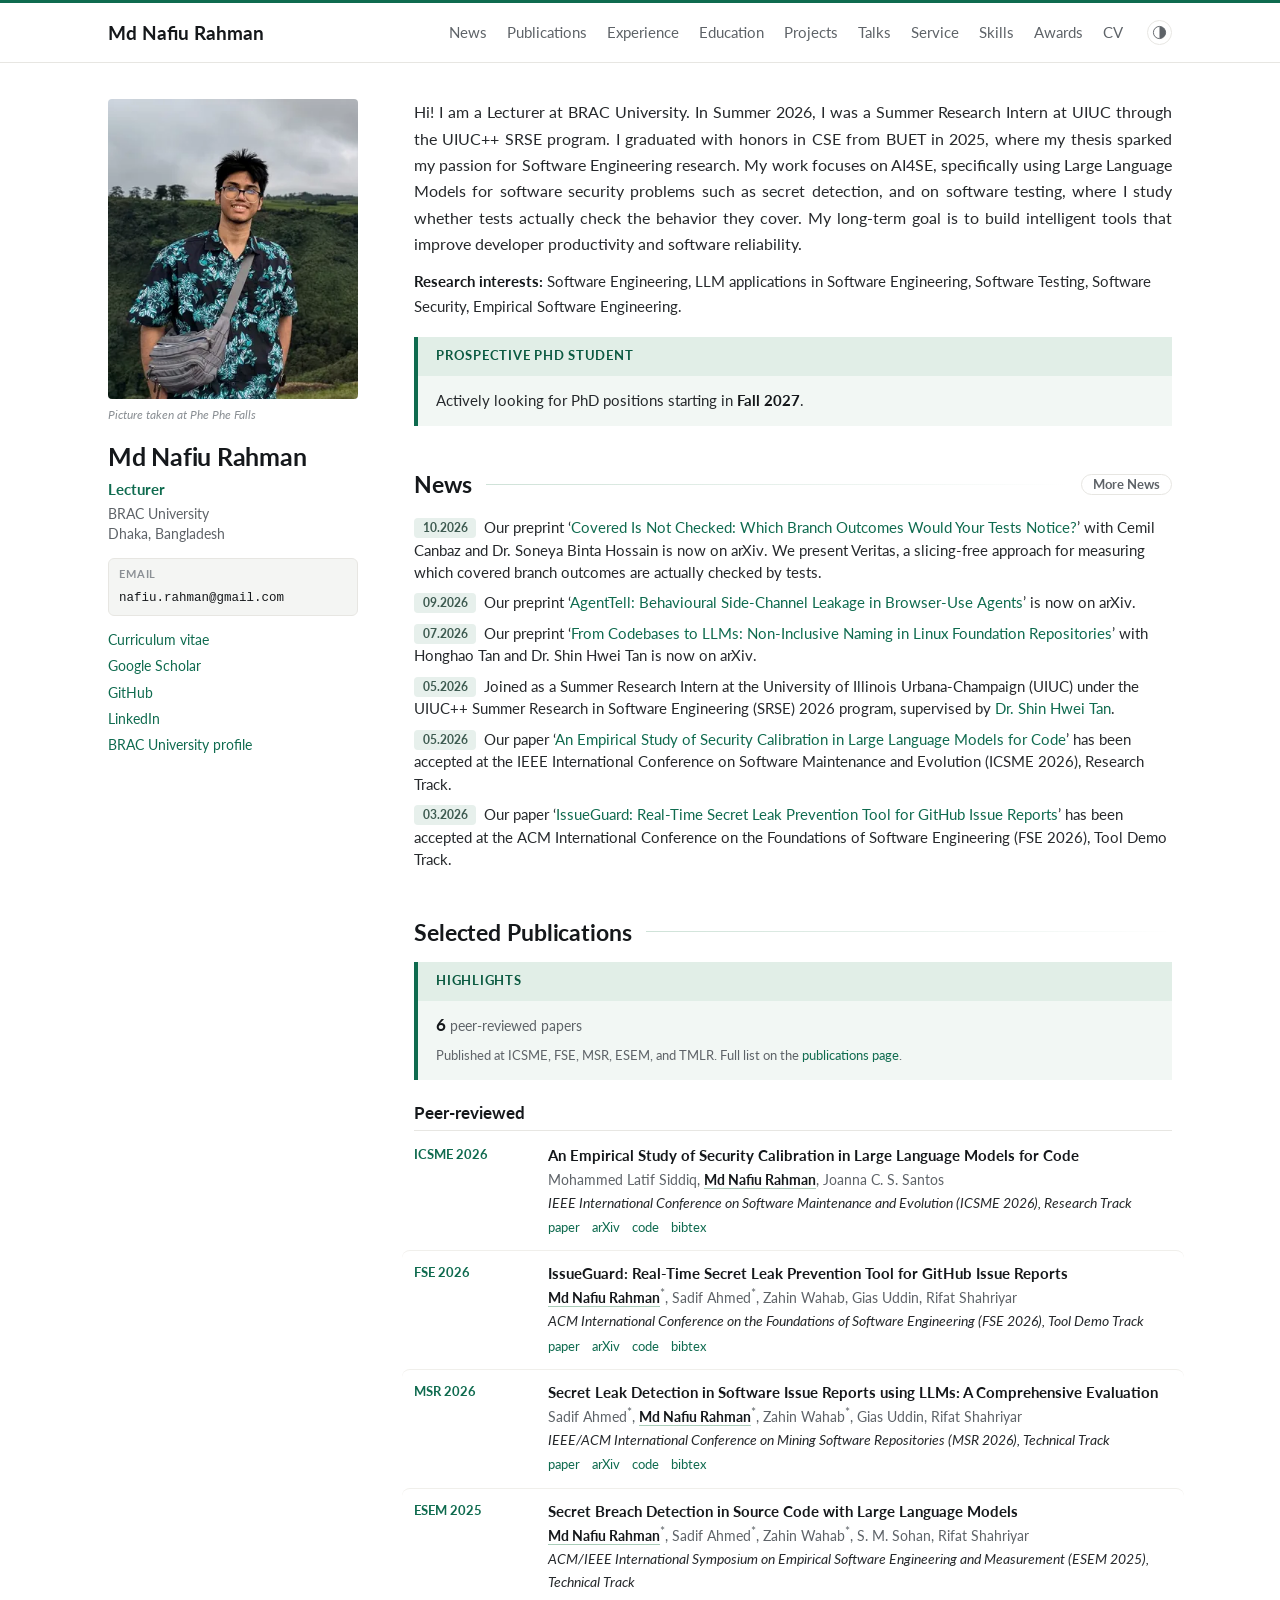
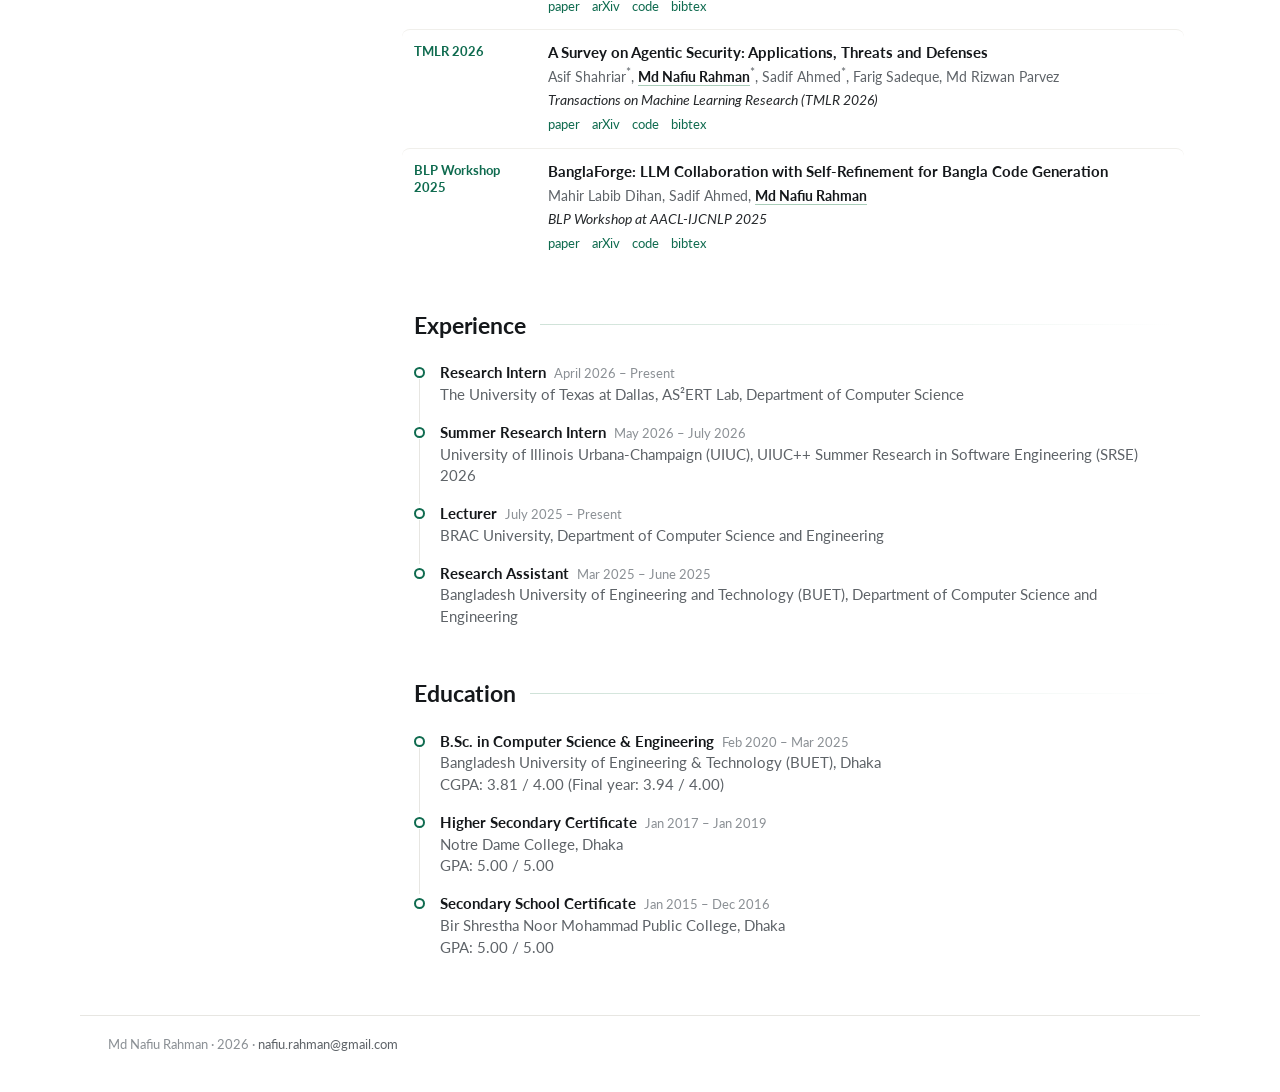
<file: index.html>
<!DOCTYPE html>
<html lang="en">

<head>
	<meta charset="utf-8">
	<meta name="viewport" content="width=device-width, initial-scale=1">
	<title>Md Nafiu Rahman</title>
	<meta name="author" content="Md Nafiu Rahman">
	<meta name="description"
		content="Md Nafiu Rahman - Lecturer at BRAC University, CS Graduate from BUET. Research in Software Engineering, AI4SE, and LLM-based secret detection.">
	<meta name="keywords"
		content="Md Nafiu Rahman, Nafiu Rahman, BUET, BRAC University, nafiurahman00, Github, Portfolio, Research, AI, Software Engineering, LLM">
	<meta property="og:title" content="Md Nafiu Rahman" />
	<meta property="og:image" content="https://nafiurahman00.github.io/img/nfu.jpg" />
	<link rel="canonical" href="https://nafiurahman00.github.io">
	<link rel="icon" href="img/favicon.svg" type="image/svg+xml">
	<link rel="icon" href="img/icon.ico" sizes="any">
	<link rel="apple-touch-icon" href="img/apple-touch-icon.png">
	<link rel="preload" href="data/all.json" as="fetch" crossorigin>
	<link rel="preload" href="img/nfu.webp" as="image" type="image/webp">

	<script>(function () { try { var t = localStorage.getItem('theme'); if (!t) t = (window.matchMedia && window.matchMedia('(prefers-color-scheme: dark)').matches) ? 'dark' : 'light'; document.documentElement.setAttribute('data-theme', t); } catch (e) {} })();</script>
	<link rel="preconnect" href="https://fonts.googleapis.com">
	<link rel="preconnect" href="https://fonts.gstatic.com" crossorigin>
	<link rel="stylesheet" href="https://fonts.googleapis.com/css2?family=Lato:ital,wght@0,400;0,700;1,400&display=swap">
	<link rel="stylesheet" href="assets/css/minimal.css">

	<!-- Google Analytics -->
	<script async src="https://www.googletagmanager.com/gtag/js?id=G-ZV0B4L7RW1"></script>
	<script>
		window.dataLayer = window.dataLayer || [];
		function gtag() { dataLayer.push(arguments); }
		gtag('js', new Date());
		gtag('config', 'G-ZV0B4L7RW1');
	</script>
	<script type="application/ld+json">
		{
			"@context": "https://schema.org",
			"@type": "Person",
			"name": "Md Nafiu Rahman",
			"url": "https://nafiu-rahman.vercel.app",
			"sameAs": [
				"https://github.com/nafiurahman00",
				"https://linkedin.com/in/mdnafiurahman"
			]
		}
	</script>
</head>

<body>
	<header class="topbar" id="topbar"></header>
	<div class="wrapper">
		<section data-page="about">
			<div id="about-content"><p class="loading">Loading…</p></div>
		</section>
	</div>
	<footer class="site-footer" id="site-footer"></footer>
	<script src="js/minimal.js" defer></script>
</body>

</html>
</file>
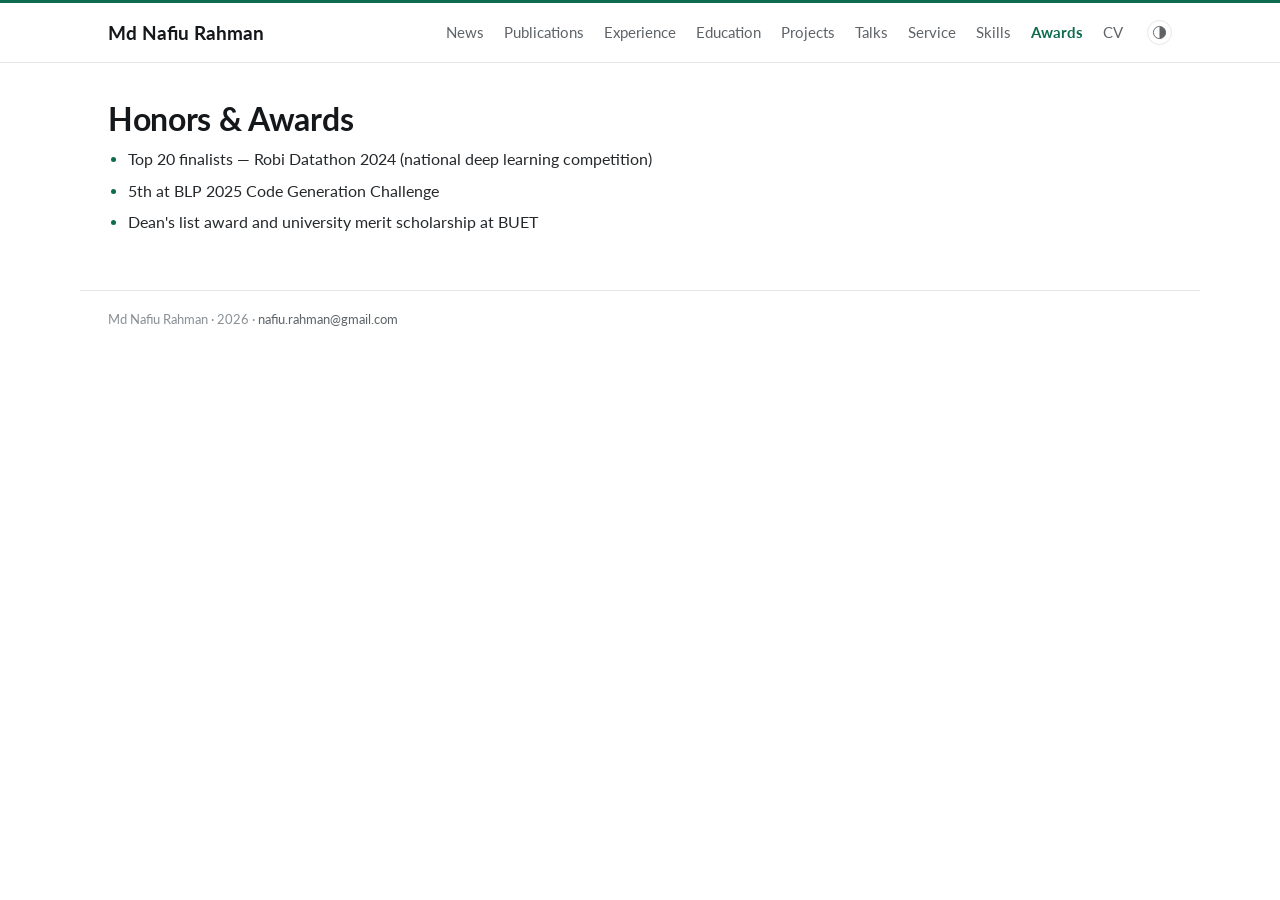
<file: awards.html>
<!DOCTYPE html>
<html lang="en">

<head>
	<meta charset="utf-8">
	<meta name="viewport" content="width=device-width, initial-scale=1">
	<title>Awards · Md Nafiu Rahman</title>
	<meta name="author" content="Md Nafiu Rahman">
	<meta name="description" content="Honors and awards received by Md Nafiu Rahman.">
	<link rel="canonical" href="https://nafiurahman00.github.io/awards.html">
	<link rel="icon" href="img/favicon.svg" type="image/svg+xml">
	<link rel="icon" href="img/icon.ico" sizes="any">
	<link rel="apple-touch-icon" href="img/apple-touch-icon.png">
	<link rel="preload" href="data/all.json" as="fetch" crossorigin>

	<script>(function () { try { var t = localStorage.getItem('theme'); if (!t) t = (window.matchMedia && window.matchMedia('(prefers-color-scheme: dark)').matches) ? 'dark' : 'light'; document.documentElement.setAttribute('data-theme', t); } catch (e) {} })();</script>
	<link rel="preconnect" href="https://fonts.googleapis.com">
	<link rel="preconnect" href="https://fonts.gstatic.com" crossorigin>
	<link rel="stylesheet" href="https://fonts.googleapis.com/css2?family=Lato:ital,wght@0,400;0,700;1,400&display=swap">
	<link rel="stylesheet" href="assets/css/minimal.css">

	<script async src="https://www.googletagmanager.com/gtag/js?id=G-ZV0B4L7RW1"></script>
	<script>
		window.dataLayer = window.dataLayer || [];
		function gtag() { dataLayer.push(arguments); }
		gtag('js', new Date());
		gtag('config', 'G-ZV0B4L7RW1');
	</script>
</head>

<body>
	<header class="topbar" id="topbar"></header>
	<div class="wrapper">
		<section data-page="awards">
			<h1 class="page-title">Honors &amp; Awards</h1>
			<div id="awards-content"><p class="loading">Loading…</p></div>
		</section>
	</div>
	<footer class="site-footer" id="site-footer"></footer>
	<script src="js/minimal.js" defer></script>
</body>

</html>
</file>
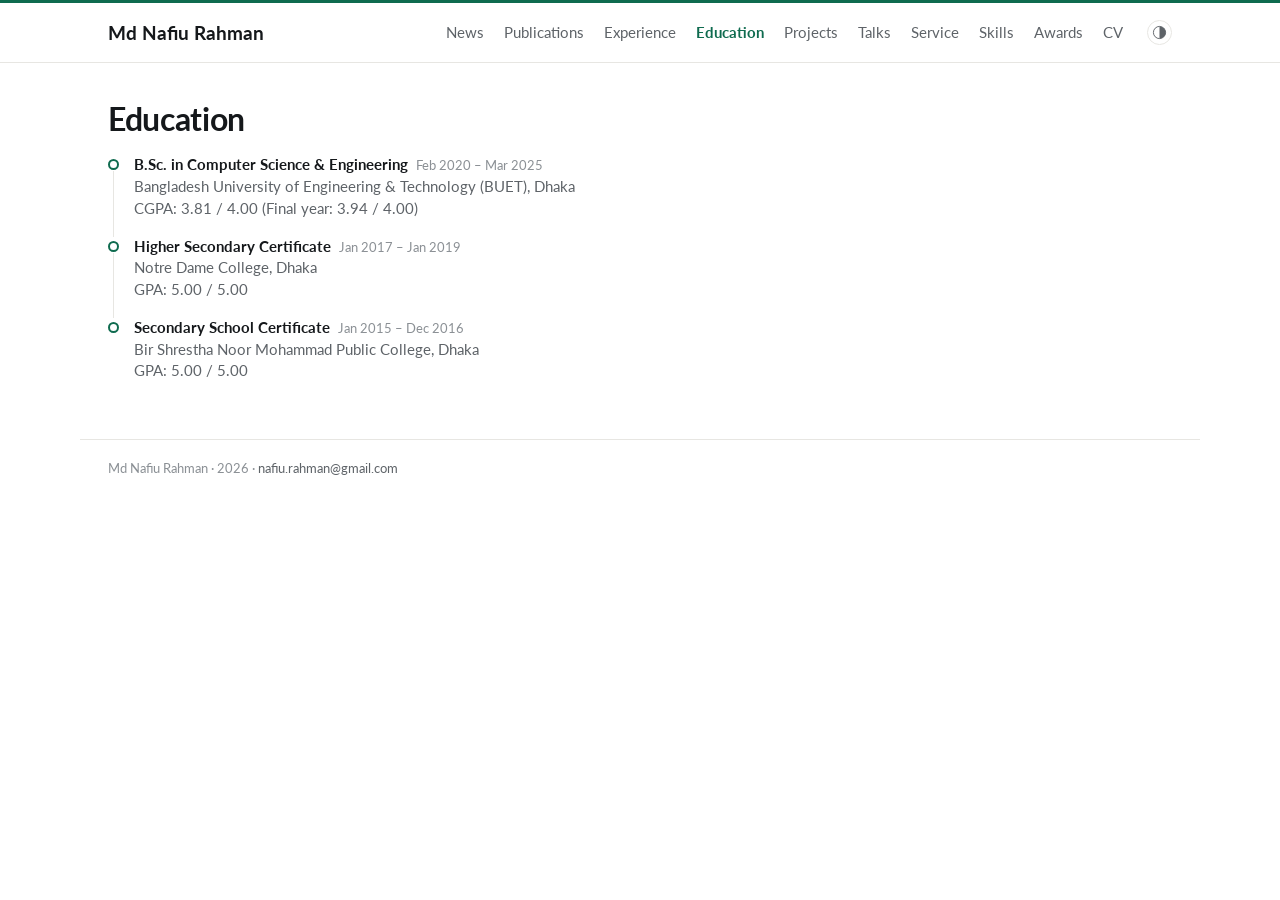
<file: education.html>
<!DOCTYPE html>
<html lang="en">

<head>
	<meta charset="utf-8">
	<meta name="viewport" content="width=device-width, initial-scale=1">
	<title>Education · Md Nafiu Rahman</title>
	<meta name="author" content="Md Nafiu Rahman">
	<meta name="description" content="Education and academic background of Md Nafiu Rahman.">
	<link rel="canonical" href="https://nafiurahman00.github.io/education.html">
	<link rel="icon" href="img/favicon.svg" type="image/svg+xml">
	<link rel="icon" href="img/icon.ico" sizes="any">
	<link rel="apple-touch-icon" href="img/apple-touch-icon.png">
	<link rel="preload" href="data/all.json" as="fetch" crossorigin>

	<script>(function () { try { var t = localStorage.getItem('theme'); if (!t) t = (window.matchMedia && window.matchMedia('(prefers-color-scheme: dark)').matches) ? 'dark' : 'light'; document.documentElement.setAttribute('data-theme', t); } catch (e) {} })();</script>
	<link rel="preconnect" href="https://fonts.googleapis.com">
	<link rel="preconnect" href="https://fonts.gstatic.com" crossorigin>
	<link rel="stylesheet" href="https://fonts.googleapis.com/css2?family=Lato:ital,wght@0,400;0,700;1,400&display=swap">
	<link rel="stylesheet" href="assets/css/minimal.css">

	<script async src="https://www.googletagmanager.com/gtag/js?id=G-ZV0B4L7RW1"></script>
	<script>
		window.dataLayer = window.dataLayer || [];
		function gtag() { dataLayer.push(arguments); }
		gtag('js', new Date());
		gtag('config', 'G-ZV0B4L7RW1');
	</script>
</head>

<body>
	<header class="topbar" id="topbar"></header>
	<div class="wrapper">
		<section data-page="education">
			<h1 class="page-title">Education</h1>
			<div id="education-content"><p class="loading">Loading…</p></div>
		</section>
	</div>
	<footer class="site-footer" id="site-footer"></footer>
	<script src="js/minimal.js" defer></script>
</body>

</html>
</file>
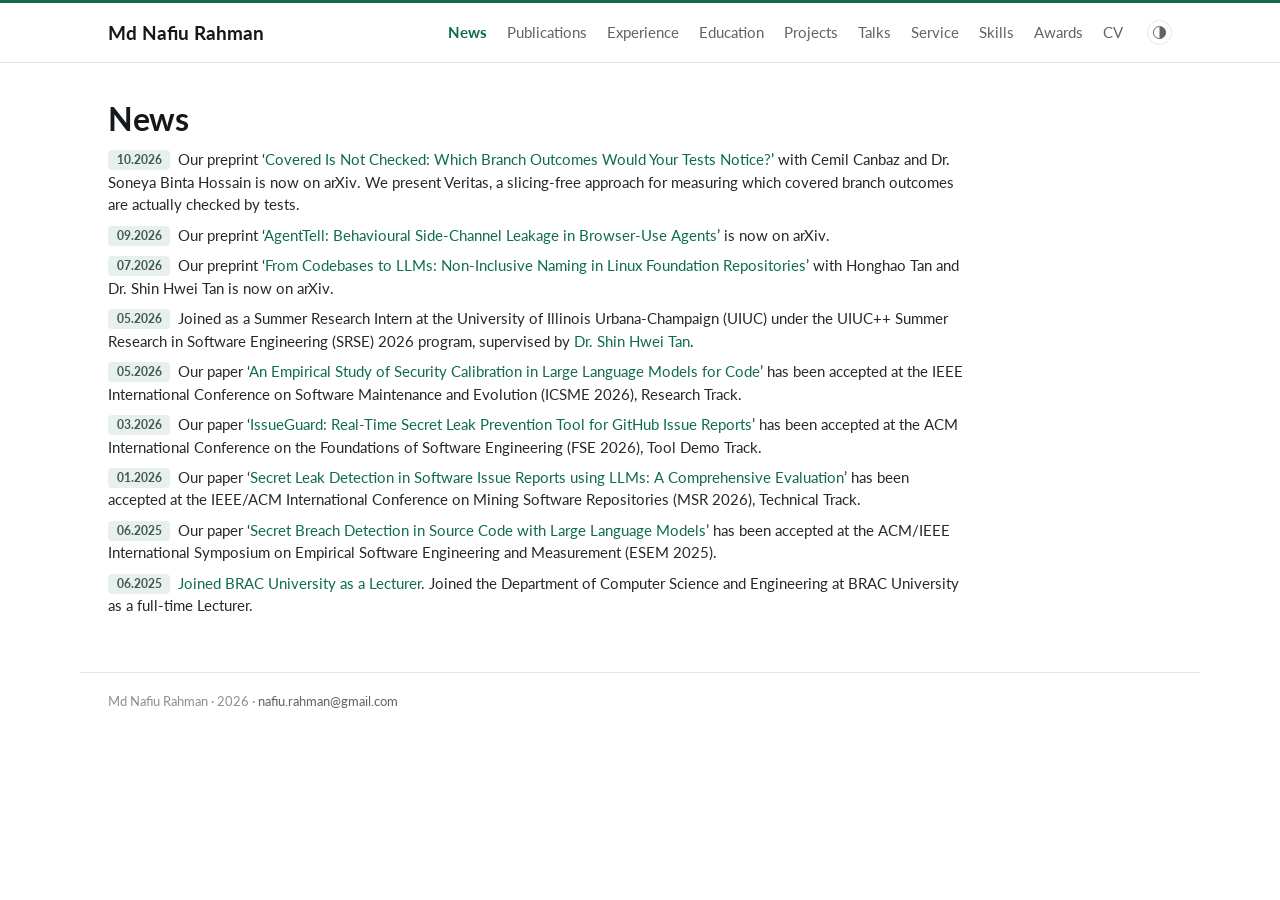
<file: news.html>
<!DOCTYPE html>
<html lang="en">

<head>
	<meta charset="utf-8">
	<meta name="viewport" content="width=device-width, initial-scale=1">
	<title>News · Md Nafiu Rahman</title>
	<meta name="author" content="Md Nafiu Rahman">
	<meta name="description" content="Latest news and updates from Md Nafiu Rahman.">
	<link rel="canonical" href="https://nafiurahman00.github.io/news.html">
	<link rel="icon" href="img/favicon.svg" type="image/svg+xml">
	<link rel="icon" href="img/icon.ico" sizes="any">
	<link rel="apple-touch-icon" href="img/apple-touch-icon.png">
	<link rel="preload" href="data/all.json" as="fetch" crossorigin>

	<script>(function () { try { var t = localStorage.getItem('theme'); if (!t) t = (window.matchMedia && window.matchMedia('(prefers-color-scheme: dark)').matches) ? 'dark' : 'light'; document.documentElement.setAttribute('data-theme', t); } catch (e) {} })();</script>
	<link rel="preconnect" href="https://fonts.googleapis.com">
	<link rel="preconnect" href="https://fonts.gstatic.com" crossorigin>
	<link rel="stylesheet" href="https://fonts.googleapis.com/css2?family=Lato:ital,wght@0,400;0,700;1,400&display=swap">
	<link rel="stylesheet" href="assets/css/minimal.css">

	<script async src="https://www.googletagmanager.com/gtag/js?id=G-ZV0B4L7RW1"></script>
	<script>
		window.dataLayer = window.dataLayer || [];
		function gtag() { dataLayer.push(arguments); }
		gtag('js', new Date());
		gtag('config', 'G-ZV0B4L7RW1');
	</script>
</head>

<body>
	<header class="topbar" id="topbar"></header>
	<div class="wrapper">
		<section data-page="news">
			<h1 class="page-title">News</h1>
			<div id="news-content"><p class="loading">Loading…</p></div>
		</section>
	</div>
	<footer class="site-footer" id="site-footer"></footer>
	<script src="js/minimal.js" defer></script>
</body>

</html>
</file>
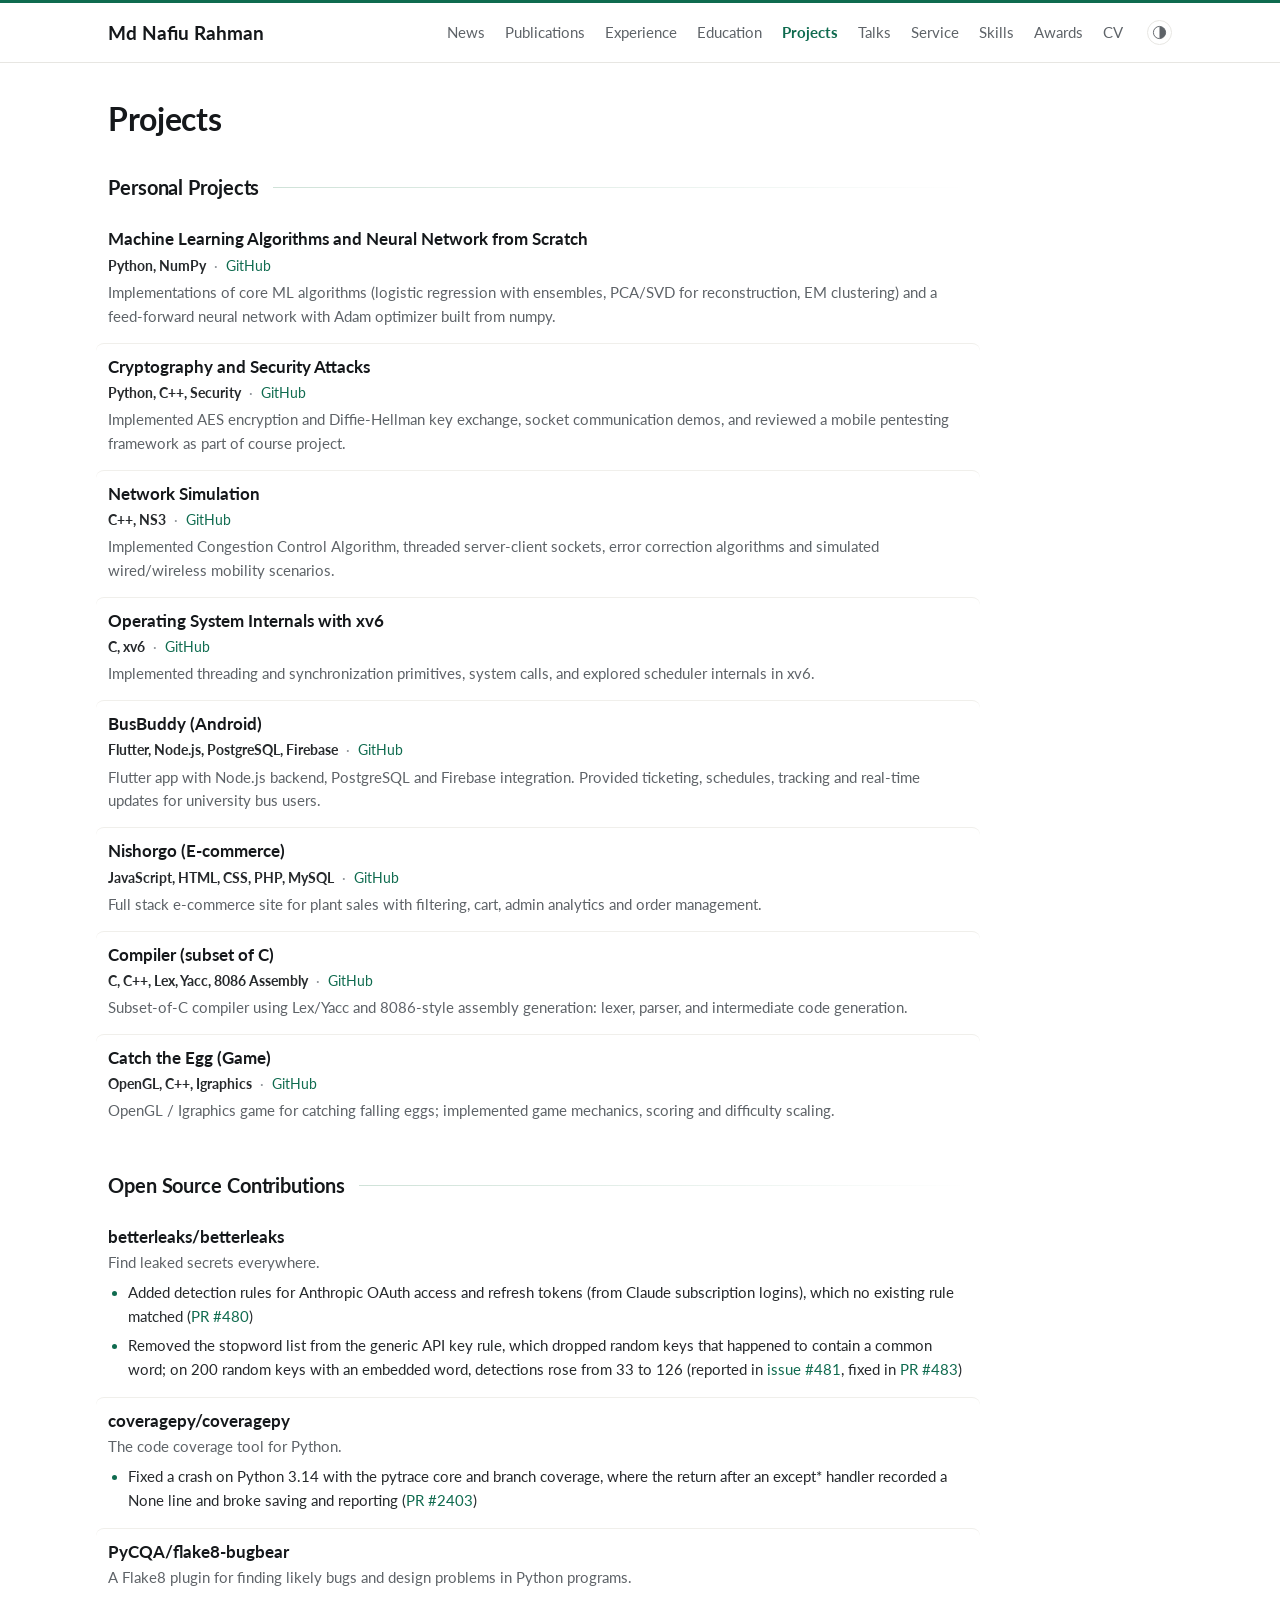
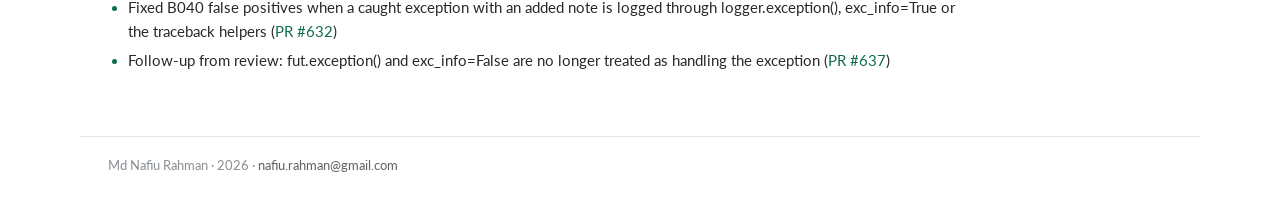
<file: projects.html>
<!DOCTYPE html>
<html lang="en">

<head>
	<meta charset="utf-8">
	<meta name="viewport" content="width=device-width, initial-scale=1">
	<title>Projects · Md Nafiu Rahman</title>
	<meta name="author" content="Md Nafiu Rahman">
	<meta name="description" content="Selected projects by Md Nafiu Rahman.">
	<link rel="canonical" href="https://nafiurahman00.github.io/projects.html">
	<link rel="icon" href="img/favicon.svg" type="image/svg+xml">
	<link rel="icon" href="img/icon.ico" sizes="any">
	<link rel="apple-touch-icon" href="img/apple-touch-icon.png">
	<link rel="preload" href="data/all.json" as="fetch" crossorigin>

	<script>(function () { try { var t = localStorage.getItem('theme'); if (!t) t = (window.matchMedia && window.matchMedia('(prefers-color-scheme: dark)').matches) ? 'dark' : 'light'; document.documentElement.setAttribute('data-theme', t); } catch (e) {} })();</script>
	<link rel="preconnect" href="https://fonts.googleapis.com">
	<link rel="preconnect" href="https://fonts.gstatic.com" crossorigin>
	<link rel="stylesheet" href="https://fonts.googleapis.com/css2?family=Lato:ital,wght@0,400;0,700;1,400&display=swap">
	<link rel="stylesheet" href="assets/css/minimal.css">

	<script async src="https://www.googletagmanager.com/gtag/js?id=G-ZV0B4L7RW1"></script>
	<script>
		window.dataLayer = window.dataLayer || [];
		function gtag() { dataLayer.push(arguments); }
		gtag('js', new Date());
		gtag('config', 'G-ZV0B4L7RW1');
	</script>
</head>

<body>
	<header class="topbar" id="topbar"></header>
	<div class="wrapper">
		<section data-page="projects">
			<h1 class="page-title">Projects</h1>
			<div id="projects-content"><p class="loading">Loading…</p></div>
		</section>
	</div>
	<footer class="site-footer" id="site-footer"></footer>
	<script src="js/minimal.js" defer></script>
</body>

</html>
</file>
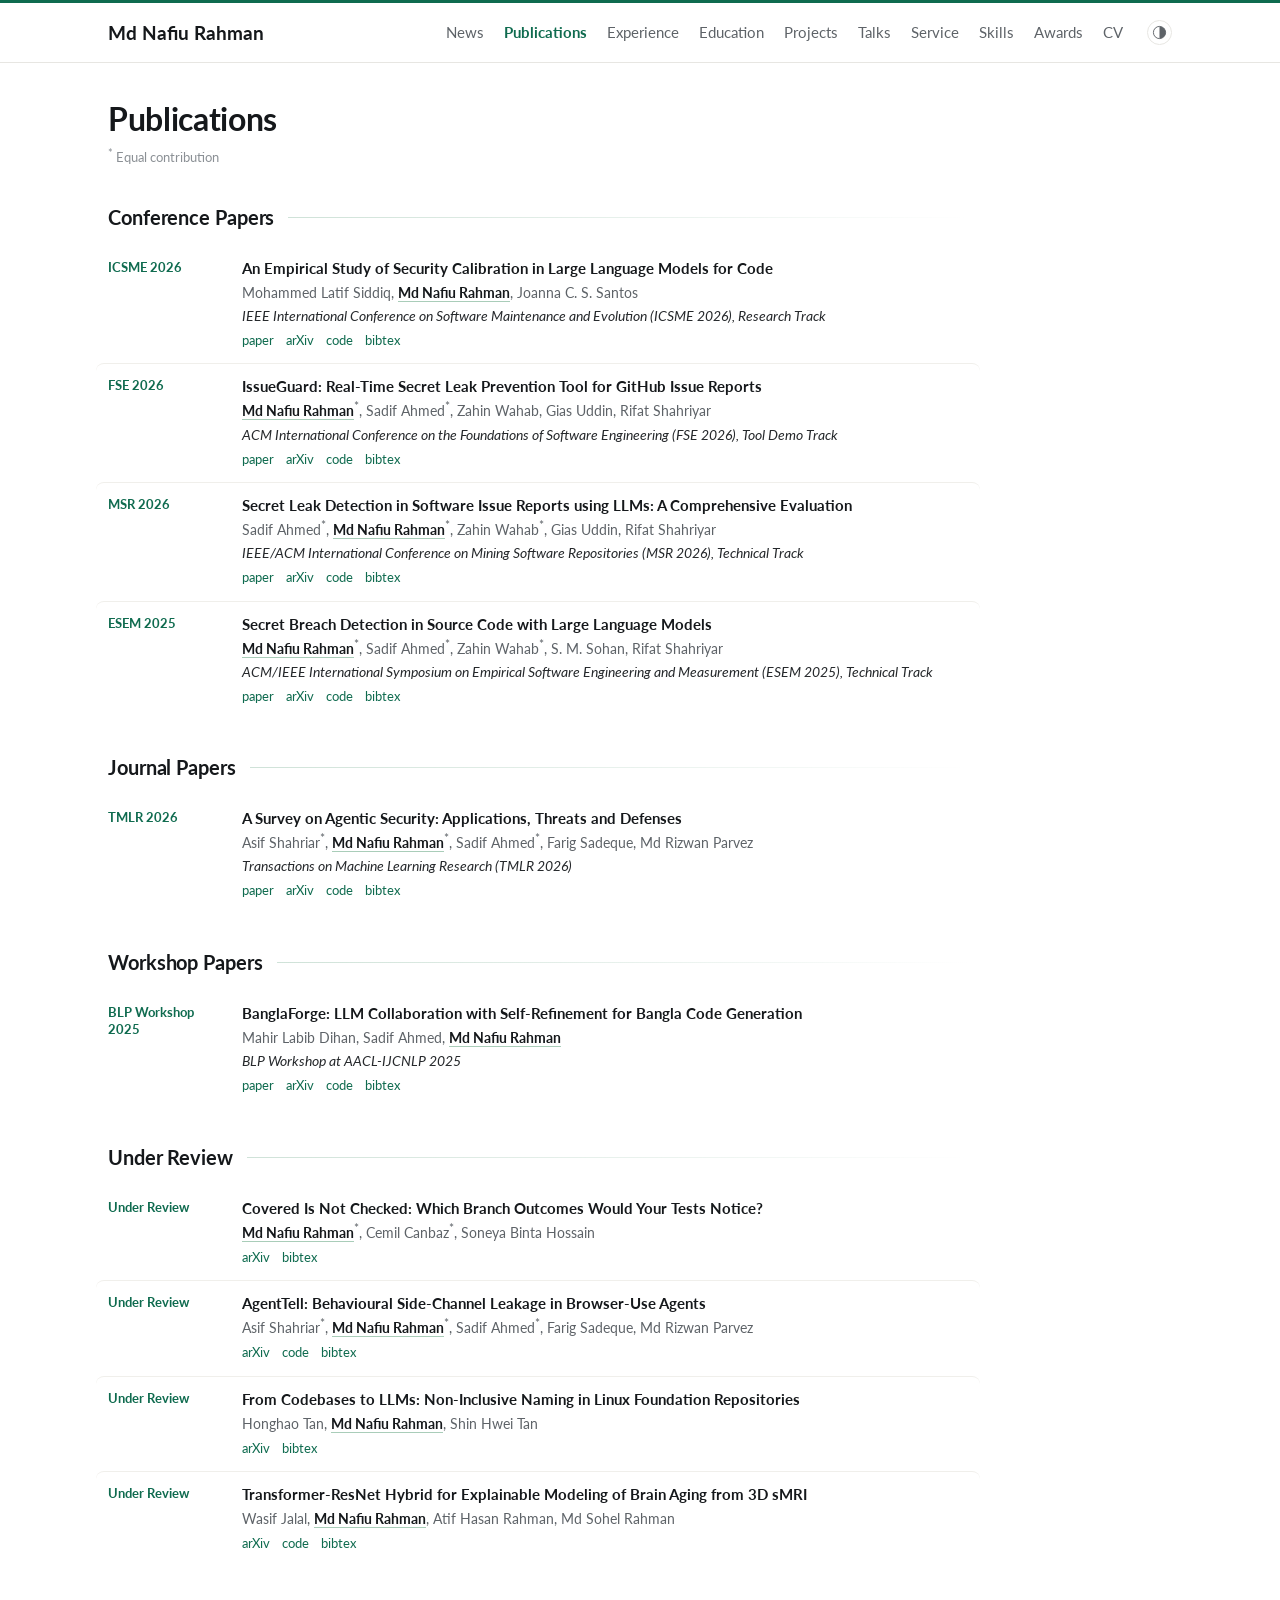
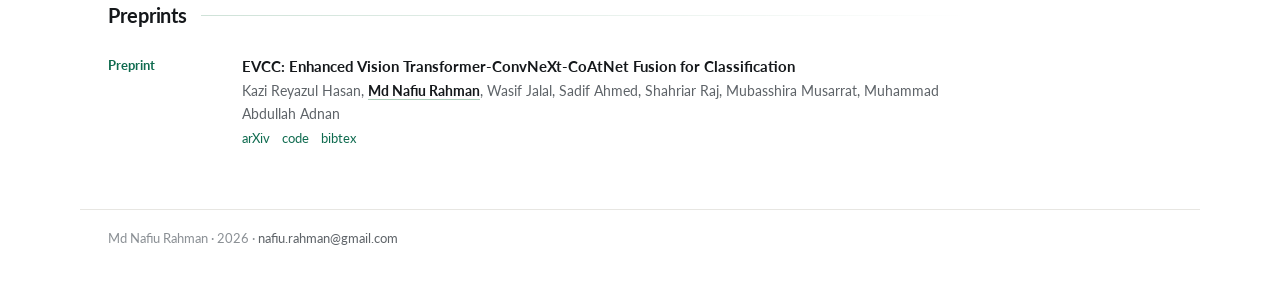
<file: research.html>
<!DOCTYPE html>
<html lang="en">

<head>
	<meta charset="utf-8">
	<meta name="viewport" content="width=device-width, initial-scale=1">
	<title>Publications · Md Nafiu Rahman</title>
	<meta name="author" content="Md Nafiu Rahman">
	<meta name="description" content="Publications, manuscripts and preprints by Md Nafiu Rahman.">
	<link rel="canonical" href="https://nafiurahman00.github.io/research.html">
	<link rel="icon" href="img/favicon.svg" type="image/svg+xml">
	<link rel="icon" href="img/icon.ico" sizes="any">
	<link rel="apple-touch-icon" href="img/apple-touch-icon.png">
	<link rel="preload" href="data/all.json" as="fetch" crossorigin>

	<script>(function () { try { var t = localStorage.getItem('theme'); if (!t) t = (window.matchMedia && window.matchMedia('(prefers-color-scheme: dark)').matches) ? 'dark' : 'light'; document.documentElement.setAttribute('data-theme', t); } catch (e) {} })();</script>
	<link rel="preconnect" href="https://fonts.googleapis.com">
	<link rel="preconnect" href="https://fonts.gstatic.com" crossorigin>
	<link rel="stylesheet" href="https://fonts.googleapis.com/css2?family=Lato:ital,wght@0,400;0,700;1,400&display=swap">
	<link rel="stylesheet" href="assets/css/minimal.css">

	<script async src="https://www.googletagmanager.com/gtag/js?id=G-ZV0B4L7RW1"></script>
	<script>
		window.dataLayer = window.dataLayer || [];
		function gtag() { dataLayer.push(arguments); }
		gtag('js', new Date());
		gtag('config', 'G-ZV0B4L7RW1');
	</script>
</head>

<body>
	<header class="topbar" id="topbar"></header>
	<div class="wrapper">
		<section data-page="research">
			<h1 class="page-title">Publications</h1>
			<div id="research-content"><p class="loading">Loading…</p></div>
			<div id="research-wordcloud"></div>
		</section>
	</div>
	<footer class="site-footer" id="site-footer"></footer>
	<script src="js/minimal.js" defer></script>
</body>

</html>
</file>
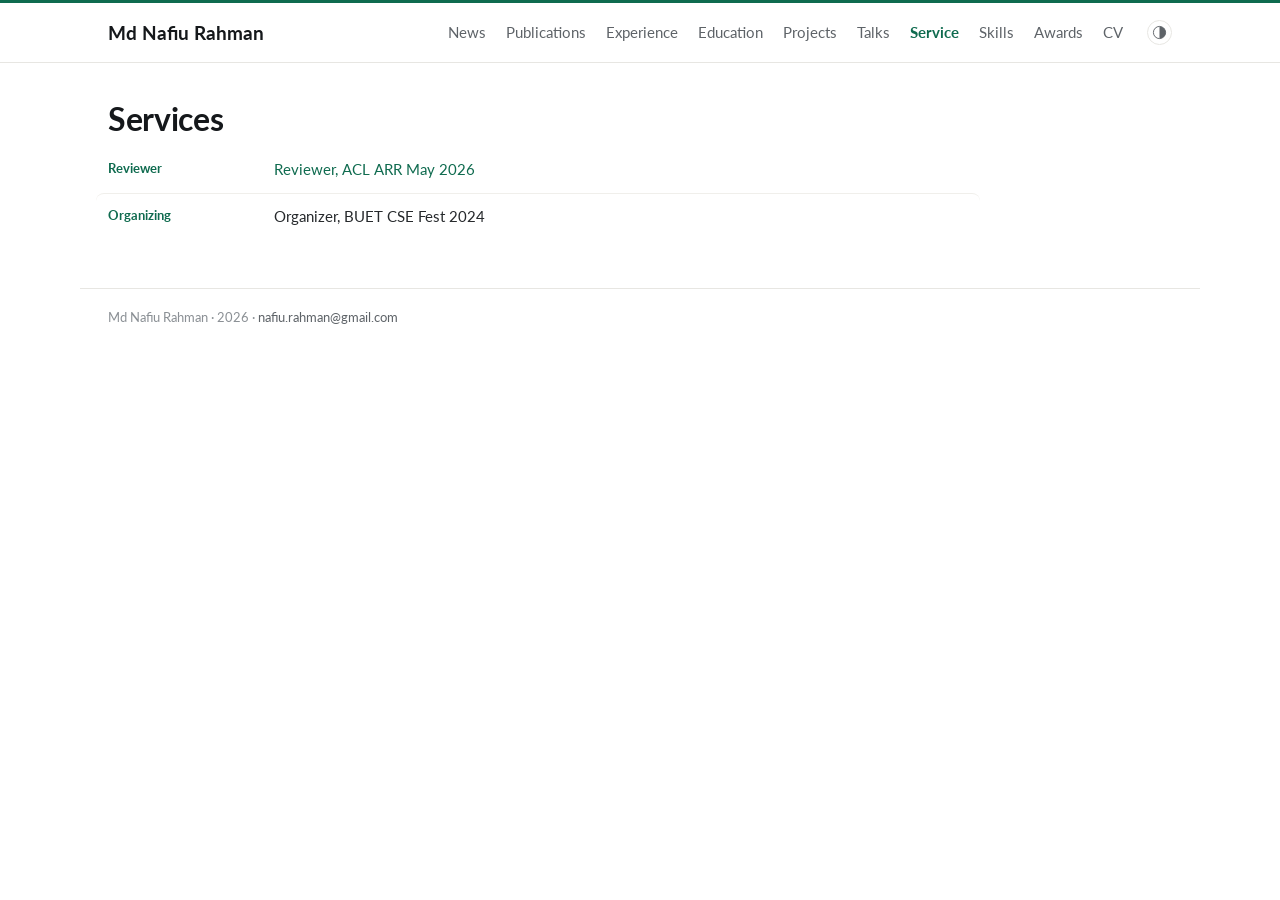
<file: services.html>
<!DOCTYPE html>
<html lang="en">

<head>
	<meta charset="utf-8">
	<meta name="viewport" content="width=device-width, initial-scale=1">
	<title>Services · Md Nafiu Rahman</title>
	<meta name="author" content="Md Nafiu Rahman">
	<meta name="description" content="Professional services and reviewing roles of Md Nafiu Rahman.">
	<link rel="canonical" href="https://nafiurahman00.github.io/services.html">
	<link rel="icon" href="img/favicon.svg" type="image/svg+xml">
	<link rel="icon" href="img/icon.ico" sizes="any">
	<link rel="apple-touch-icon" href="img/apple-touch-icon.png">
	<link rel="preload" href="data/all.json" as="fetch" crossorigin>

	<script>(function () { try { var t = localStorage.getItem('theme'); if (!t) t = (window.matchMedia && window.matchMedia('(prefers-color-scheme: dark)').matches) ? 'dark' : 'light'; document.documentElement.setAttribute('data-theme', t); } catch (e) {} })();</script>
	<link rel="preconnect" href="https://fonts.googleapis.com">
	<link rel="preconnect" href="https://fonts.gstatic.com" crossorigin>
	<link rel="stylesheet" href="https://fonts.googleapis.com/css2?family=Lato:ital,wght@0,400;0,700;1,400&display=swap">
	<link rel="stylesheet" href="assets/css/minimal.css">

	<script async src="https://www.googletagmanager.com/gtag/js?id=G-ZV0B4L7RW1"></script>
	<script>
		window.dataLayer = window.dataLayer || [];
		function gtag() { dataLayer.push(arguments); }
		gtag('js', new Date());
		gtag('config', 'G-ZV0B4L7RW1');
	</script>
</head>

<body>
	<header class="topbar" id="topbar"></header>
	<div class="wrapper">
		<section data-page="services">
			<h1 class="page-title">Services</h1>
			<div id="services-content"><p class="loading">Loading…</p></div>
		</section>
	</div>
	<footer class="site-footer" id="site-footer"></footer>
	<script src="js/minimal.js" defer></script>
</body>

</html>
</file>
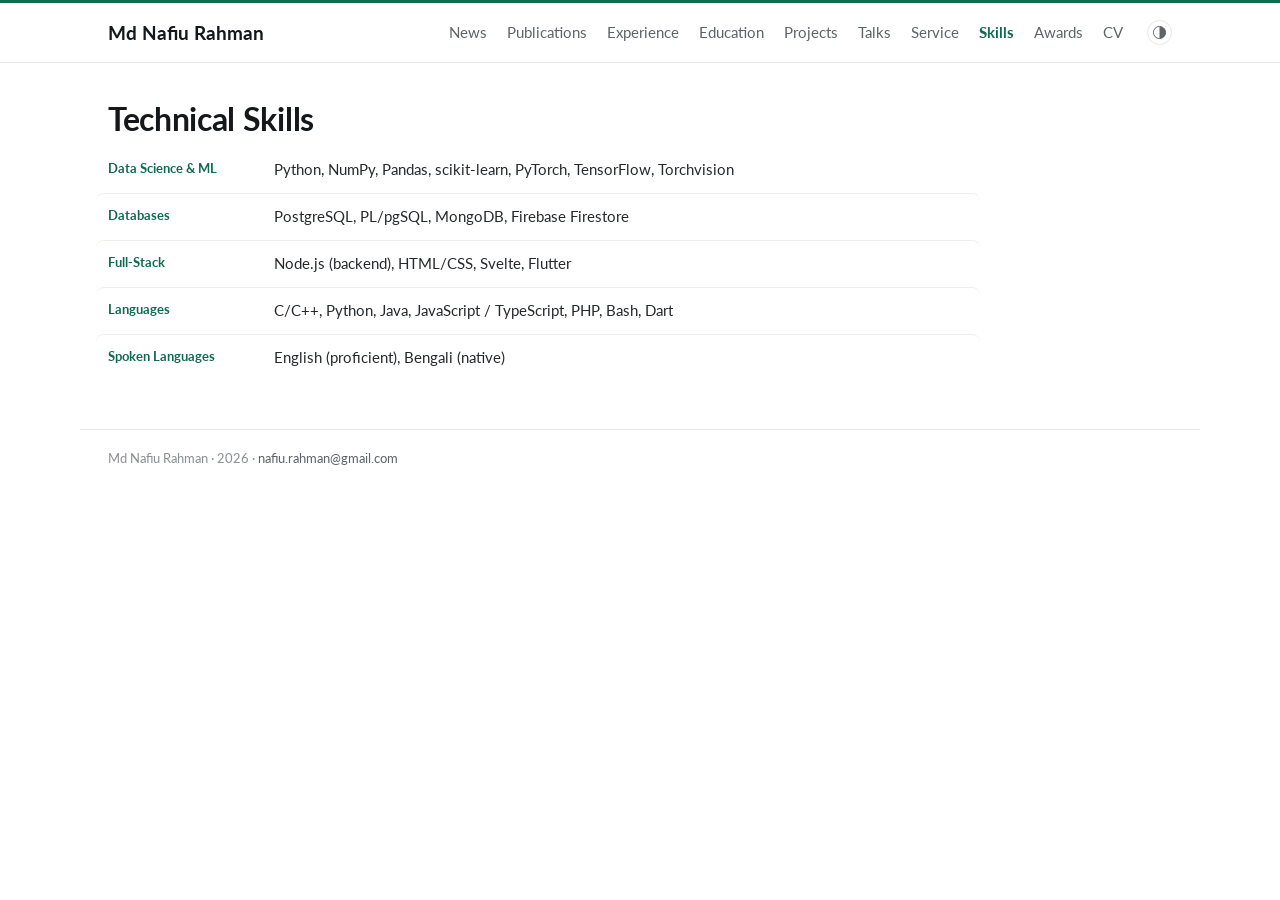
<file: skills.html>
<!DOCTYPE html>
<html lang="en">

<head>
	<meta charset="utf-8">
	<meta name="viewport" content="width=device-width, initial-scale=1">
	<title>Skills · Md Nafiu Rahman</title>
	<meta name="author" content="Md Nafiu Rahman">
	<meta name="description" content="Technical skills and languages of Md Nafiu Rahman.">
	<link rel="canonical" href="https://nafiurahman00.github.io/skills.html">
	<link rel="icon" href="img/favicon.svg" type="image/svg+xml">
	<link rel="icon" href="img/icon.ico" sizes="any">
	<link rel="apple-touch-icon" href="img/apple-touch-icon.png">
	<link rel="preload" href="data/all.json" as="fetch" crossorigin>

	<script>(function () { try { var t = localStorage.getItem('theme'); if (!t) t = (window.matchMedia && window.matchMedia('(prefers-color-scheme: dark)').matches) ? 'dark' : 'light'; document.documentElement.setAttribute('data-theme', t); } catch (e) {} })();</script>
	<link rel="preconnect" href="https://fonts.googleapis.com">
	<link rel="preconnect" href="https://fonts.gstatic.com" crossorigin>
	<link rel="stylesheet" href="https://fonts.googleapis.com/css2?family=Lato:ital,wght@0,400;0,700;1,400&display=swap">
	<link rel="stylesheet" href="assets/css/minimal.css">

	<script async src="https://www.googletagmanager.com/gtag/js?id=G-ZV0B4L7RW1"></script>
	<script>
		window.dataLayer = window.dataLayer || [];
		function gtag() { dataLayer.push(arguments); }
		gtag('js', new Date());
		gtag('config', 'G-ZV0B4L7RW1');
	</script>
</head>

<body>
	<header class="topbar" id="topbar"></header>
	<div class="wrapper">
		<section data-page="skills">
			<h1 class="page-title">Technical Skills</h1>
			<div id="skills-content"><p class="loading">Loading…</p></div>
		</section>
	</div>
	<footer class="site-footer" id="site-footer"></footer>
	<script src="js/minimal.js" defer></script>
</body>

</html>
</file>
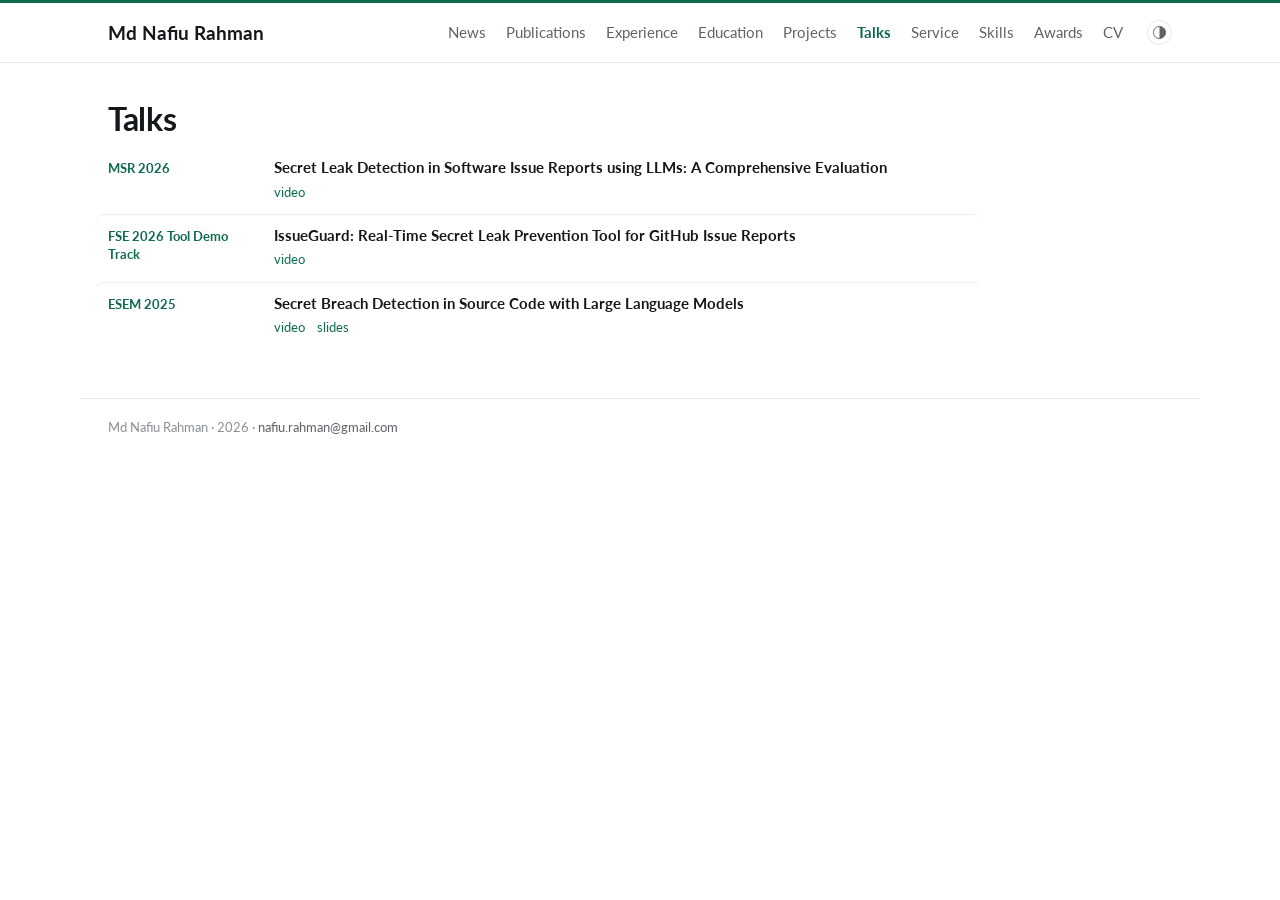
<file: talks.html>
<!DOCTYPE html>
<html lang="en">

<head>
	<meta charset="utf-8">
	<meta name="viewport" content="width=device-width, initial-scale=1">
	<title>Talks · Md Nafiu Rahman</title>
	<meta name="author" content="Md Nafiu Rahman">
	<meta name="description" content="Talks and presentations by Md Nafiu Rahman.">
	<link rel="canonical" href="https://nafiurahman00.github.io/talks.html">
	<link rel="icon" href="img/favicon.svg" type="image/svg+xml">
	<link rel="icon" href="img/icon.ico" sizes="any">
	<link rel="apple-touch-icon" href="img/apple-touch-icon.png">
	<link rel="preload" href="data/all.json" as="fetch" crossorigin>

	<script>(function () { try { var t = localStorage.getItem('theme'); if (!t) t = (window.matchMedia && window.matchMedia('(prefers-color-scheme: dark)').matches) ? 'dark' : 'light'; document.documentElement.setAttribute('data-theme', t); } catch (e) {} })();</script>
	<link rel="preconnect" href="https://fonts.googleapis.com">
	<link rel="preconnect" href="https://fonts.gstatic.com" crossorigin>
	<link rel="stylesheet" href="https://fonts.googleapis.com/css2?family=Lato:ital,wght@0,400;0,700;1,400&display=swap">
	<link rel="stylesheet" href="assets/css/minimal.css">

	<script async src="https://www.googletagmanager.com/gtag/js?id=G-ZV0B4L7RW1"></script>
	<script>
		window.dataLayer = window.dataLayer || [];
		function gtag() { dataLayer.push(arguments); }
		gtag('js', new Date());
		gtag('config', 'G-ZV0B4L7RW1');
	</script>
</head>

<body>
	<header class="topbar" id="topbar"></header>
	<div class="wrapper">
		<section data-page="talks">
			<h1 class="page-title">Talks</h1>
			<div id="talks-content"><p class="loading">Loading…</p></div>
		</section>
	</div>
	<footer class="site-footer" id="site-footer"></footer>
	<script src="js/minimal.js" defer></script>
</body>

</html>
</file>
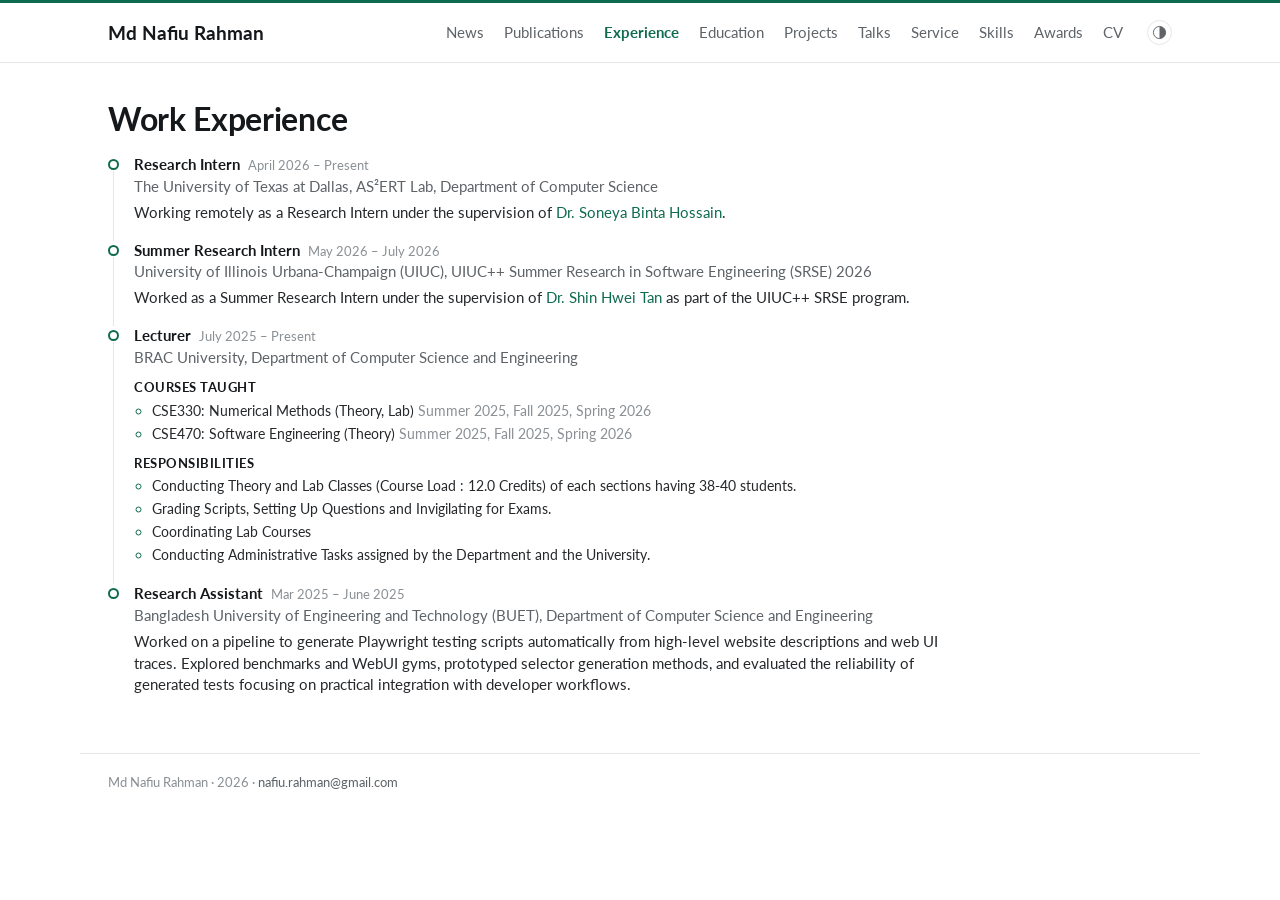
<file: work.html>
<!DOCTYPE html>
<html lang="en">

<head>
	<meta charset="utf-8">
	<meta name="viewport" content="width=device-width, initial-scale=1">
	<title>Work · Md Nafiu Rahman</title>
	<meta name="author" content="Md Nafiu Rahman">
	<meta name="description" content="Work experience of Md Nafiu Rahman.">
	<link rel="canonical" href="https://nafiurahman00.github.io/work.html">
	<link rel="icon" href="img/favicon.svg" type="image/svg+xml">
	<link rel="icon" href="img/icon.ico" sizes="any">
	<link rel="apple-touch-icon" href="img/apple-touch-icon.png">
	<link rel="preload" href="data/all.json" as="fetch" crossorigin>

	<script>(function () { try { var t = localStorage.getItem('theme'); if (!t) t = (window.matchMedia && window.matchMedia('(prefers-color-scheme: dark)').matches) ? 'dark' : 'light'; document.documentElement.setAttribute('data-theme', t); } catch (e) {} })();</script>
	<link rel="preconnect" href="https://fonts.googleapis.com">
	<link rel="preconnect" href="https://fonts.gstatic.com" crossorigin>
	<link rel="stylesheet" href="https://fonts.googleapis.com/css2?family=Lato:ital,wght@0,400;0,700;1,400&display=swap">
	<link rel="stylesheet" href="assets/css/minimal.css">

	<script async src="https://www.googletagmanager.com/gtag/js?id=G-ZV0B4L7RW1"></script>
	<script>
		window.dataLayer = window.dataLayer || [];
		function gtag() { dataLayer.push(arguments); }
		gtag('js', new Date());
		gtag('config', 'G-ZV0B4L7RW1');
	</script>
</head>

<body>
	<header class="topbar" id="topbar"></header>
	<div class="wrapper">
		<section data-page="work">
			<h1 class="page-title">Work Experience</h1>
			<div id="work-content"><p class="loading">Loading…</p></div>
		</section>
	</div>
	<footer class="site-footer" id="site-footer"></footer>
	<script src="js/minimal.js" defer></script>
</body>

</html>
</file>
<file: assets/css/minimal.css>
/* ==========================================================================
   Academic homepage: sticky top bar, a sticky profile column on the left,
   content on the right. One deep-green accent, thin rules, light hover glow.
   Every colour is a token so dark mode only swaps the tokens.
   ========================================================================== */

:root {
  color-scheme: light;
  --bg: #ffffff;
  --text: #26292c;
  --soft: #5e6368;
  --faint: #8b9095;
  --head: #15181b;
  --line: #e7e6e2;
  --line-soft: #f0efeb;
  --accent: #0f6b4f;
  --accent-line: #a9cdb9;
  --rule-fade: #cfe2d8;
  --hover: #f3faf6;
  --hover-ring: #cfe6db;
  --glow: rgba(15, 107, 79, 0.55);
  --pill-bg: #e7f0ec;
  --pill-ink: #3d5a50;
  --note-bg: #f2f7f4;
  --note-head: #e1eee7;
  --note-ink: #0b5a41;
  --box-bg: #f4f5f3;
  --code-bg: #f5f5f2;
  --dot-bg: #ffffff;
  --bar-bg: rgba(255, 255, 255, 0.94);
  --selection: #d5eadf;

  --sans: Lato, "Helvetica Neue", Helvetica, Arial, sans-serif;
  --mono: ui-monospace, Menlo, Consolas, monospace;
  --page-width: 70rem;
}

:root[data-theme="dark"] {
  color-scheme: dark;
  --bg: #121417;
  --text: #d6dadf;
  --soft: #9ea5ad;
  --faint: #737a83;
  --head: #f1f3f5;
  --line: #2a2f35;
  --line-soft: #22262b;
  --accent: #5ec79f;
  --accent-line: #2f6b54;
  --rule-fade: #24463a;
  --hover: #172019;
  --hover-ring: #24463a;
  --glow: rgba(0, 0, 0, 0.6);
  --pill-bg: #1a2b24;
  --pill-ink: #9fd8bd;
  --note-bg: #151f1b;
  --note-head: #1b2d25;
  --note-ink: #8fdcb9;
  --box-bg: #1a1d21;
  --code-bg: #1a1d21;
  --dot-bg: #121417;
  --bar-bg: rgba(18, 20, 23, 0.92);
  --selection: #24463a;
}

/* ------------------------------------------------------------------ base */

*, *::before, *::after { box-sizing: border-box; }
html { scroll-behavior: smooth; scroll-padding-top: 72px; }

body {
  margin: 0;
  background: var(--bg);
  color: var(--text);
  font-family: var(--sans);
  font-size: 15.5px;
  line-height: 1.65;
  -webkit-font-smoothing: antialiased;
  transition: background-color 0.2s ease, color 0.2s ease;
}

::selection { background: var(--selection); color: var(--head); }

h1, h2, h3 { margin: 0; color: var(--head); line-height: 1.25; font-weight: 700; }
p { margin: 0 0 12px; text-wrap: pretty; }
ul, ol { margin: 0 0 12px; padding-left: 20px; }
li { margin-bottom: 4px; }
sup { line-height: 0; }
img { display: block; max-width: 100%; height: auto; }

a { color: var(--accent); text-decoration: none; }
a:hover { text-decoration: underline; text-underline-offset: 2px; }
a:focus-visible, button:focus-visible { outline: 2px solid var(--accent); outline-offset: 2px; border-radius: 2px; }

.nowrap { white-space: nowrap; }
.loading { color: var(--faint); font-size: 14px; }

/* --------------------------------------------------------------- top bar */

.topbar {
  position: sticky;
  top: 0;
  z-index: 50;
  min-height: 3.6rem;
  border-top: 3px solid var(--accent);
  border-bottom: 1px solid var(--line);
  background: var(--bar-bg);
  -webkit-backdrop-filter: saturate(1.4) blur(8px);
  backdrop-filter: saturate(1.4) blur(8px);
}
.topbar-inner {
  display: flex;
  align-items: center;
  flex-wrap: wrap;
  gap: 6px 24px;
  max-width: var(--page-width);
  margin: 0 auto;
  padding: 14px 28px;
}
.brand { margin-right: auto; color: var(--head); font-size: 19px; font-weight: 700; white-space: nowrap; }
.brand:hover { text-decoration: none; color: var(--accent); }

.site-nav ul { display: flex; flex-wrap: wrap; gap: 2px 20px; margin: 0; padding: 0; list-style: none; }
.site-nav li { margin: 0; }
.site-nav a { color: var(--soft); font-size: 14.5px; }
.site-nav a:hover { color: var(--head); text-decoration: none; }
.site-nav a.active { color: var(--accent); font-weight: 700; }

.theme-toggle {
  display: inline-flex;
  padding: 4px;
  border: 1px solid var(--line);
  border-radius: 999px;
  background: none;
  color: var(--soft);
  cursor: pointer;
}
.theme-toggle:hover { color: var(--accent); border-color: var(--accent-line); }
.theme-toggle svg { width: 15px; height: 15px; }

/* ---------------------------------------------------------------- layout */

.wrapper { max-width: var(--page-width); margin: 0 auto; padding: 36px 28px 48px; }

.home { display: grid; grid-template-columns: 250px minmax(0, 1fr); gap: 56px; }
.content section { margin-bottom: 44px; }
.content section:last-child { margin-bottom: 0; }

/* Inner pages read as one narrower column */
.wrapper > section[data-page]:not([data-page="about"]) { max-width: 860px; }

/* Section headings: title, then a thin rule that fades out */
.content h2, .page-section-title {
  display: flex;
  align-items: center;
  gap: 14px;
  margin: 0 0 16px;
  font-size: 23px;
  letter-spacing: -0.005em;
}
.content h2::after, .page-section-title::after {
  content: "";
  flex: 1 1 auto;
  height: 1px;
  background: linear-gradient(90deg, var(--rule-fade), transparent);
}
.page-section-title { margin-top: 36px; font-size: 20px; }

.page-title { margin-bottom: 8px; font-size: 32px; letter-spacing: -0.01em; }
.page-sub { margin: 0 0 22px; color: var(--soft); font-size: 15.5px; }

/* --------------------------------------------------------- profile column */

.profile { position: sticky; top: 84px; align-self: start; font-size: 14px; }
.profile img {
  width: 100%;
  aspect-ratio: 5 / 6;
  object-fit: cover;
  object-position: center 30%;
  border-radius: 4px;
}
.profile .caption { margin: 6px 0 0; color: var(--faint); font-size: 12px; font-style: italic; }
.profile h1 { margin: 16px 0 6px; font-size: 25px; letter-spacing: -0.01em; }
.role { margin-bottom: 14px; line-height: 1.5; }
.role-title { display: block; margin-bottom: 3px; color: var(--accent); font-size: 15px; font-weight: 700; }
.role-aff { display: block; color: var(--soft); font-size: 13.5px; }

.plain-list { list-style: none; margin: 0 0 18px; padding: 0; }
.plain-list li { margin-bottom: 3px; }

.plain-list li.email {
  margin: 0 0 12px;
  padding: 7px 10px;
  background: var(--box-bg);
  border: 1px solid var(--line);
  border-radius: 6px;
}
.email-label {
  display: block;
  color: var(--faint);
  font-size: 10.5px;
  font-weight: 700;
  letter-spacing: 0.08em;
  text-transform: uppercase;
}
.email a { color: var(--head); font-family: var(--mono); font-size: 12.5px; word-break: break-all; }
.email a:hover { color: var(--accent); }


/* ------------------------------------------------------------- about text */

.bio { font-size: 15.5px; line-height: 1.7; text-align: justify; hyphens: auto; }
.bio a, .prose-link a { text-decoration: underline; text-decoration-color: var(--accent-line); text-underline-offset: 3px; }
.bio a:hover, .prose-link a:hover { text-decoration-color: currentColor; }
.interests { font-size: 15px; }
.interests strong { color: var(--head); }

/* Note box: accent rule on the left, tinted title bar */
.note {
  margin: 18px 0 4px;
  padding: 0 18px 14px;
  background: var(--note-bg);
  border-left: 4px solid var(--accent);
  font-size: 15px;
}
.note-title {
  margin: 0 -18px 12px;
  padding: 9px 18px;
  background: var(--note-head);
  color: var(--note-ink);
  font-size: 12.5px;
  font-weight: 700;
  letter-spacing: 0.06em;
  text-transform: uppercase;
}
.note p { margin: 0; }
.note strong { color: var(--head); }

/* ------------------------------------------------------------------ news */

.with-pill { display: flex; align-items: center; gap: 12px; }
.pill-btn {
  order: 2;
  padding: 2px 11px;
  border: 1px solid var(--line);
  border-radius: 999px;
  background: var(--bg);
  color: var(--soft);
  font: inherit;
  font-size: 12.5px;
  cursor: pointer;
}
.pill-btn:hover { color: var(--head); border-color: var(--faint); }
.content h2.with-pill::after { order: 1; }

.news { list-style: none; margin: 0; padding: 0; }
.news li {
  margin: 0 -6px 4px;
  padding: 2px 6px;
  border-radius: 4px;
  font-size: 14.5px;
  line-height: 1.55;
  transition: background-color 0.18s ease;
}
.news li:hover { background: var(--hover); }
.news .date {
  display: inline-block;
  min-width: 62px;
  margin-right: 8px;
  padding: 1px 6px;
  border-radius: 4px;
  background: var(--pill-bg);
  color: var(--pill-ink);
  font-size: 11.5px;
  font-weight: 700;
  font-variant-numeric: tabular-nums;
  text-align: center;
  vertical-align: 1px;
}
.news li.extra { display: none; }
.news.open li.extra { display: block; }

/* ----------------------------------------------------------- publications */

.pubsum {
  margin: 0 0 18px;
  padding: 0 18px 14px;
  background: var(--note-bg);
  border-left: 4px solid var(--accent);
}
.pubsum .note-title { margin-bottom: 10px; }
.pubsum-stats { display: flex; flex-wrap: wrap; gap: 6px 26px; color: var(--soft); font-size: 14px; }
.pubsum-stats b { color: var(--head); font-size: 17px; }
.pubsum-note { margin: 6px 0 0; color: var(--soft); font-size: 13px; }

.pubgroup { margin-top: 22px; }
.pubgroup-title {
  margin: 0 0 2px;
  padding-bottom: 6px;
  border-bottom: 1px solid var(--line);
  color: var(--head);
  font-size: 17px;
  transition: border-color 0.18s ease, color 0.18s ease;
}
.pubgroup:hover > .pubgroup-title { color: var(--accent); border-bottom-color: var(--accent-line); }
.pub-note { margin: 0 0 6px; color: var(--faint); font-size: 13px; }

ol.bibliography { list-style: none; margin: 0; padding: 0; }
ol.bibliography > li { margin: 0; }
ol.bibliography > li + li .pub { border-top: 1px solid var(--line-soft); }

.pub {
  display: grid;
  grid-template-columns: 118px minmax(0, 1fr);
  gap: 16px;
  margin: 0 -12px;
  padding: 12px;
  border-radius: 8px;
  transition: background-color 0.18s ease;
}
.pub:hover { background: var(--hover); }
.pub-abbr { padding-top: 2px; color: var(--accent); font-size: 12.5px; font-weight: 700; line-height: 1.35; }
.pub-title { color: var(--head); font-size: 15px; font-weight: 700; line-height: 1.4; }
.pub-title a { color: var(--head); }
.pub-title a:hover { color: var(--accent); }
.pub-authors { margin-top: 2px; color: var(--soft); font-size: 14px; }
.pub-authors .me {
  color: var(--head);
  font-weight: 700;
  text-decoration: underline;
  text-decoration-color: var(--accent-line);
  text-underline-offset: 3px;
}
.pub-venue { color: var(--text); font-size: 14px; font-style: italic; }
.pub-links { margin-top: 3px; font-size: 13px; }
.pub-links a, .pub-links button { margin-right: 12px; }

.link-btn { padding: 0; border: 0; background: none; color: var(--accent); font: inherit; cursor: pointer; }
.link-btn:hover { text-decoration: underline; text-underline-offset: 2px; }

.abstract {
  margin: 8px 0 0;
  padding: 10px 12px;
  border-radius: 4px;
  background: var(--code-bg);
  font-size: 13.5px;
  line-height: 1.55;
}
.abstract p { margin: 0; }
[hidden] { display: none !important; }

.bibtex { position: relative; margin: 8px 0 0; }
.bibtex pre {
  margin: 0;
  padding: 10px 12px;
  overflow-x: auto;
  border: 1px solid var(--line);
  border-radius: 4px;
  background: var(--code-bg);
  color: var(--text);
  font-family: var(--mono);
  font-size: 12px;
  line-height: 1.5;
  white-space: pre;
}
.copy-btn {
  position: absolute;
  top: 6px;
  right: 6px;
  padding: 1px 9px;
  border: 1px solid var(--line);
  border-radius: 999px;
  background: var(--bg);
  color: var(--soft);
  font: inherit;
  font-size: 11.5px;
  cursor: pointer;
}
.copy-btn:hover { color: var(--accent); border-color: var(--accent-line); }

/* -------------------------------------------------------------- timeline */

.timeline { list-style: none; margin: 0; padding: 0; }
.timeline > li {
  position: relative;
  margin: 0 -10px 2px;
  padding: 7px 10px 7px 36px;
  border-radius: 8px;
  color: var(--soft);
  font-size: 14.5px;
  line-height: 1.5;
  transition: background-color 0.18s ease, box-shadow 0.18s ease;
}
.timeline > li:hover { background: var(--hover); box-shadow: 0 0 0 1px var(--hover-ring), 0 10px 24px -14px var(--glow); }
.timeline > li::before {
  content: "";
  position: absolute;
  left: 15px;
  top: 24px;
  bottom: -10px;
  width: 1px;
  background: var(--line);
}
.timeline > li:last-child::before { display: none; }
.timeline > li::after {
  content: "";
  position: absolute;
  left: 10px;
  top: 12px;
  width: 11px;
  height: 11px;
  border: 2px solid var(--accent);
  border-radius: 50%;
  background: var(--dot-bg);
}
.timeline b { color: var(--head); font-weight: 700; }
.timeline .yrs { margin-left: 4px; color: var(--faint); font-size: 13px; }
.timeline a { color: var(--soft); }
.timeline > li:hover a { color: var(--accent); }
.tl-text { margin: 4px 0 0; color: var(--text); font-size: 14.5px; }
.tl-text a { color: var(--accent); }
.tl-sub { margin: 10px 0 2px; color: var(--head); font-size: 13px; font-weight: 700; letter-spacing: 0.04em; text-transform: uppercase; }
.tl-list { margin: 0; padding-left: 18px; color: var(--text); font-size: 14px; }
.tl-list li { margin-bottom: 2px; }
.tl-list li::marker { color: var(--accent); }
.tl-list .faint { color: var(--faint); }

/* -------------------------------------------- label rows (projects, skills) */

.rows { list-style: none; margin: 0; padding: 0; }
.row {
  display: grid;
  grid-template-columns: 150px minmax(0, 1fr);
  gap: 16px;
  margin: 0 -12px;
  padding: 11px 12px;
  border-radius: 8px;
  transition: background-color 0.18s ease;
}
.row + .row { border-top: 1px solid var(--line-soft); }
.row:hover { background: var(--hover); }
.row-label { padding-top: 2px; color: var(--accent); font-size: 12.5px; font-weight: 700; line-height: 1.4; }
.row-title { color: var(--head); font-weight: 700; line-height: 1.4; }
.row-body { font-size: 14.5px; }

.plain { margin: 0; padding-left: 20px; }
.plain li { margin-bottom: 6px; }
.plain li::marker { color: var(--accent); }

/* ---------------------------------------------------------- projects page */

.proj { margin: 0 -12px; padding: 12px 12px 10px; border-radius: 8px; transition: background-color 0.18s ease; }
.proj + .proj { border-top: 1px solid var(--line-soft); }
.proj:hover { background: var(--hover); }
.proj-name { margin: 0 0 4px; font-size: 17px; }
.proj-name a { color: var(--head); }
.proj-name a:hover { color: var(--accent); }
.proj-meta { margin: 0 0 4px; color: var(--soft); font-size: 14px; }
.proj-meta strong { color: var(--text); font-weight: 700; }
.proj-meta .sep { margin: 0 4px; color: var(--faint); }
.proj-desc { margin: 0 0 4px; color: var(--soft); font-size: 14.5px; }
.proj-list { margin: 6px 0 2px; padding-left: 20px; font-size: 14.5px; }
.proj-list li { margin-bottom: 5px; }
.proj-list li::marker { color: var(--accent); }

/* ---------------------------------------------------------------- footer */

.site-footer {
  max-width: var(--page-width);
  margin: 0 auto;
  padding: 18px 28px 36px;
  border-top: 1px solid var(--line);
  color: var(--faint);
  font-size: 13px;
}
.site-footer p { margin: 0; }
.site-footer a { color: var(--soft); }

/* ------------------------------------------------------------ responsive */

/* Narrow screens: photo beside name and role, then email and links full width */
@media (max-width: 860px) {
  .home { grid-template-columns: 1fr; gap: 26px; }
  .profile {
    position: static;
    display: grid;
    grid-template-columns: 96px minmax(0, 1fr);
    column-gap: 18px;
    align-items: center;
    padding-bottom: 22px;
    border-bottom: 1px solid var(--line);
  }
  .profile .photo { grid-column: 1; grid-row: 1 / span 2; }
  .profile img { aspect-ratio: 1; border-radius: 50%; object-position: center 25%; }
  .profile .caption { display: none; }
  .profile h1 { grid-column: 2; align-self: end; margin: 0 0 4px; font-size: 23px; }
  .profile .role { grid-column: 2; align-self: start; margin: 0; }
  .profile .plain-list {
    grid-column: 1 / -1;
    display: flex;
    flex-wrap: wrap;
    gap: 8px;
    margin: 18px 0 0;
  }
  .plain-list li { margin: 0; }
  .plain-list li:not(.email) a {
    display: inline-block;
    padding: 5px 12px;
    border: 1px solid var(--line);
    border-radius: 999px;
    font-size: 13.5px;
  }
  .plain-list li:not(.email) a:hover { border-color: var(--accent-line); background: var(--hover); text-decoration: none; }
  .plain-list li.email { flex: 1 1 100%; margin: 0 0 2px; }
  .email a { text-decoration: none; }
}

@media (max-width: 720px) {
  .topbar { position: static; }
  .topbar-inner { padding: 12px 18px; }
  .site-nav { order: 1; flex: 0 0 100%; }
  .wrapper { padding: 24px 18px 40px; }
  .site-footer { padding: 18px 18px 32px; }
  .bio { text-align: left; hyphens: manual; }
}

@media (max-width: 600px) {
  .pub, .row { grid-template-columns: minmax(0, 1fr); gap: 2px; }
  .bibtex pre { white-space: pre-wrap; overflow-wrap: anywhere; padding-top: 34px; }
  .page-title { font-size: 28px; }
}
</file>
